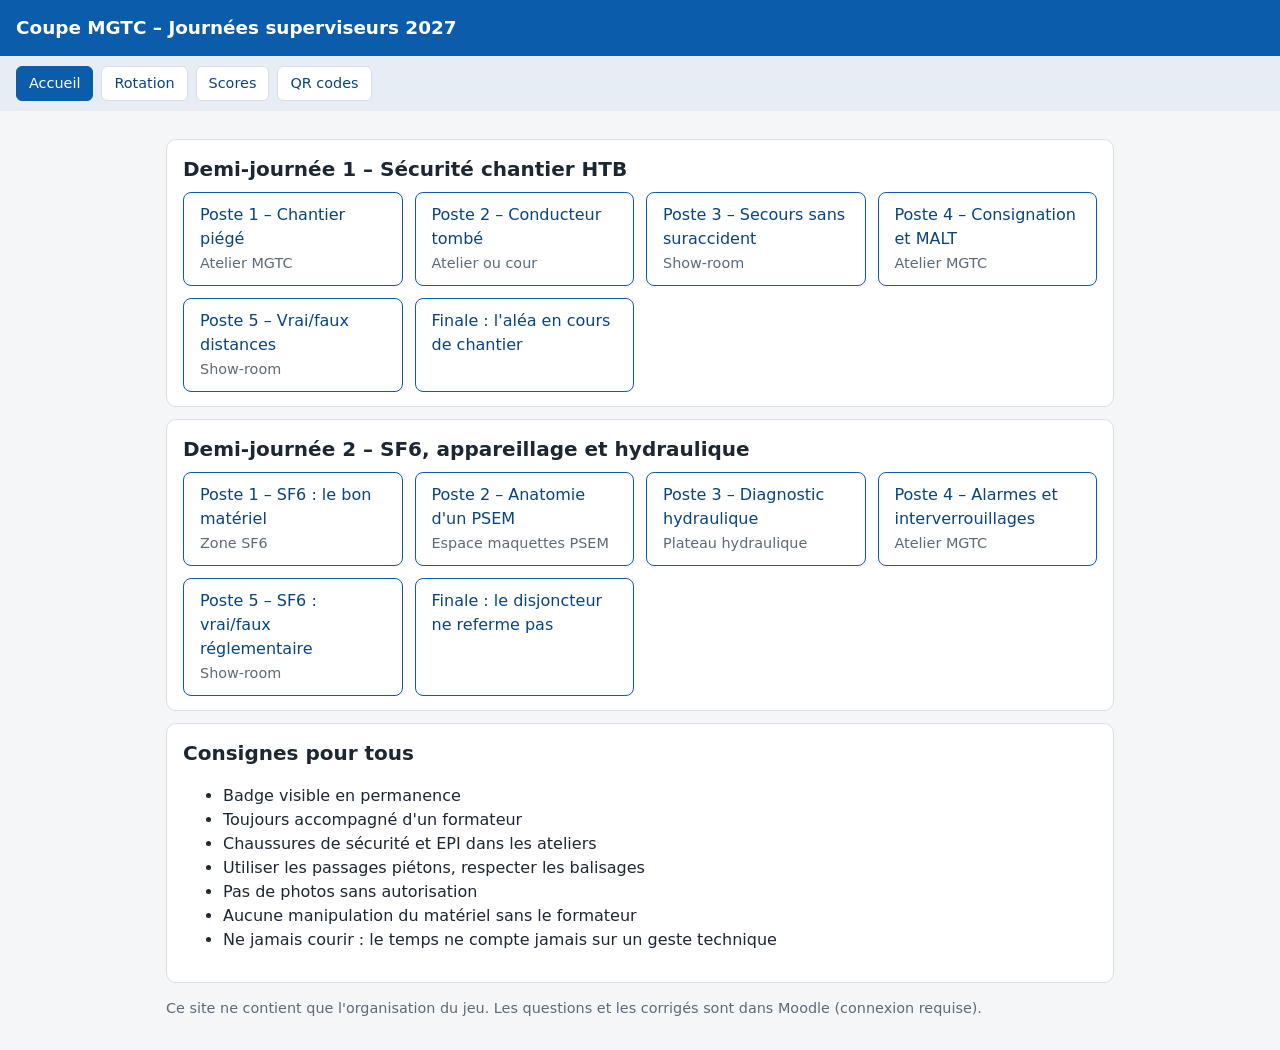
<file: index.html>
<!DOCTYPE html>
<html lang="fr">
<head>
<meta charset="utf-8">
<meta name="viewport" content="width=device-width, initial-scale=1">
<title>Coupe MGTC – Accueil</title>
<link rel="stylesheet" href="css/style.css">
</head>
<body>
<main>
  <div id="jours"></div>
  <div class="card">
    <h2 style="margin-top:0">Consignes pour tous</h2>
    <ul id="consignes"></ul>
  </div>
  <p class="muted">Ce site ne contient que l'organisation du jeu. Les questions et les corrigés sont dans Moodle (connexion requise).</p>
</main>
<script src="js/config.js"></script>
<script src="js/app.js"></script>
<script>
  APP.layout("index.html");
  const C = APP.C;
  document.getElementById("consignes").innerHTML = C.consignes.map(c => "<li>" + c + "</li>").join("");
  document.getElementById("jours").innerHTML = Object.keys(C.jours).map(j => {
    const J = C.jours[j];
    return '<div class="card"><h2 style="margin-top:0">' + J.titre + '</h2><div class="grid">' +
      J.postes.map(p => '<a class="btn sec" href="poste.html?j=' + j + '&p=' + p.id + '">Poste ' + p.id + ' – ' + p.nom + '<br><span class="muted">' + p.lieu + '</span></a>').join("") +
      '<a class="btn sec" href="poste.html?j=' + j + '&p=F">' + J.finale.nom + '</a></div></div>';
  }).join("");
</script>
</body>
</html>
</file>
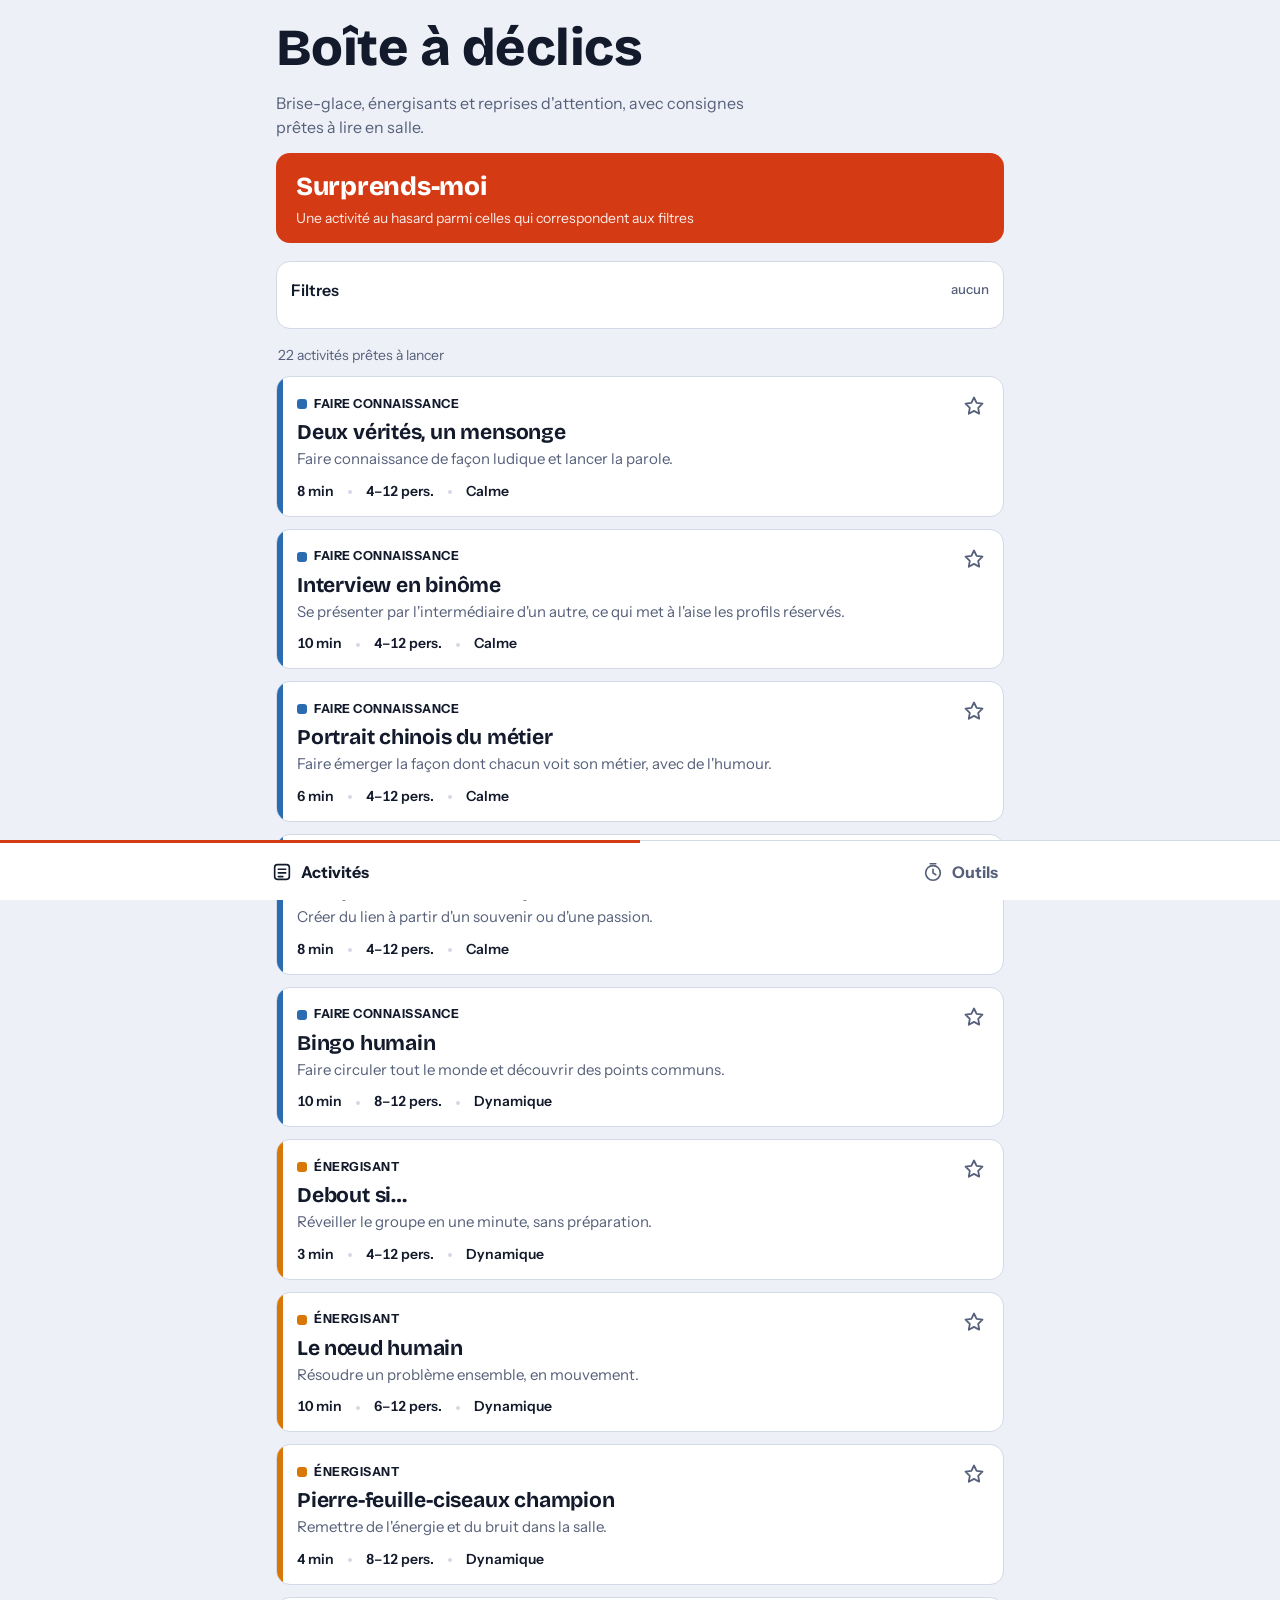
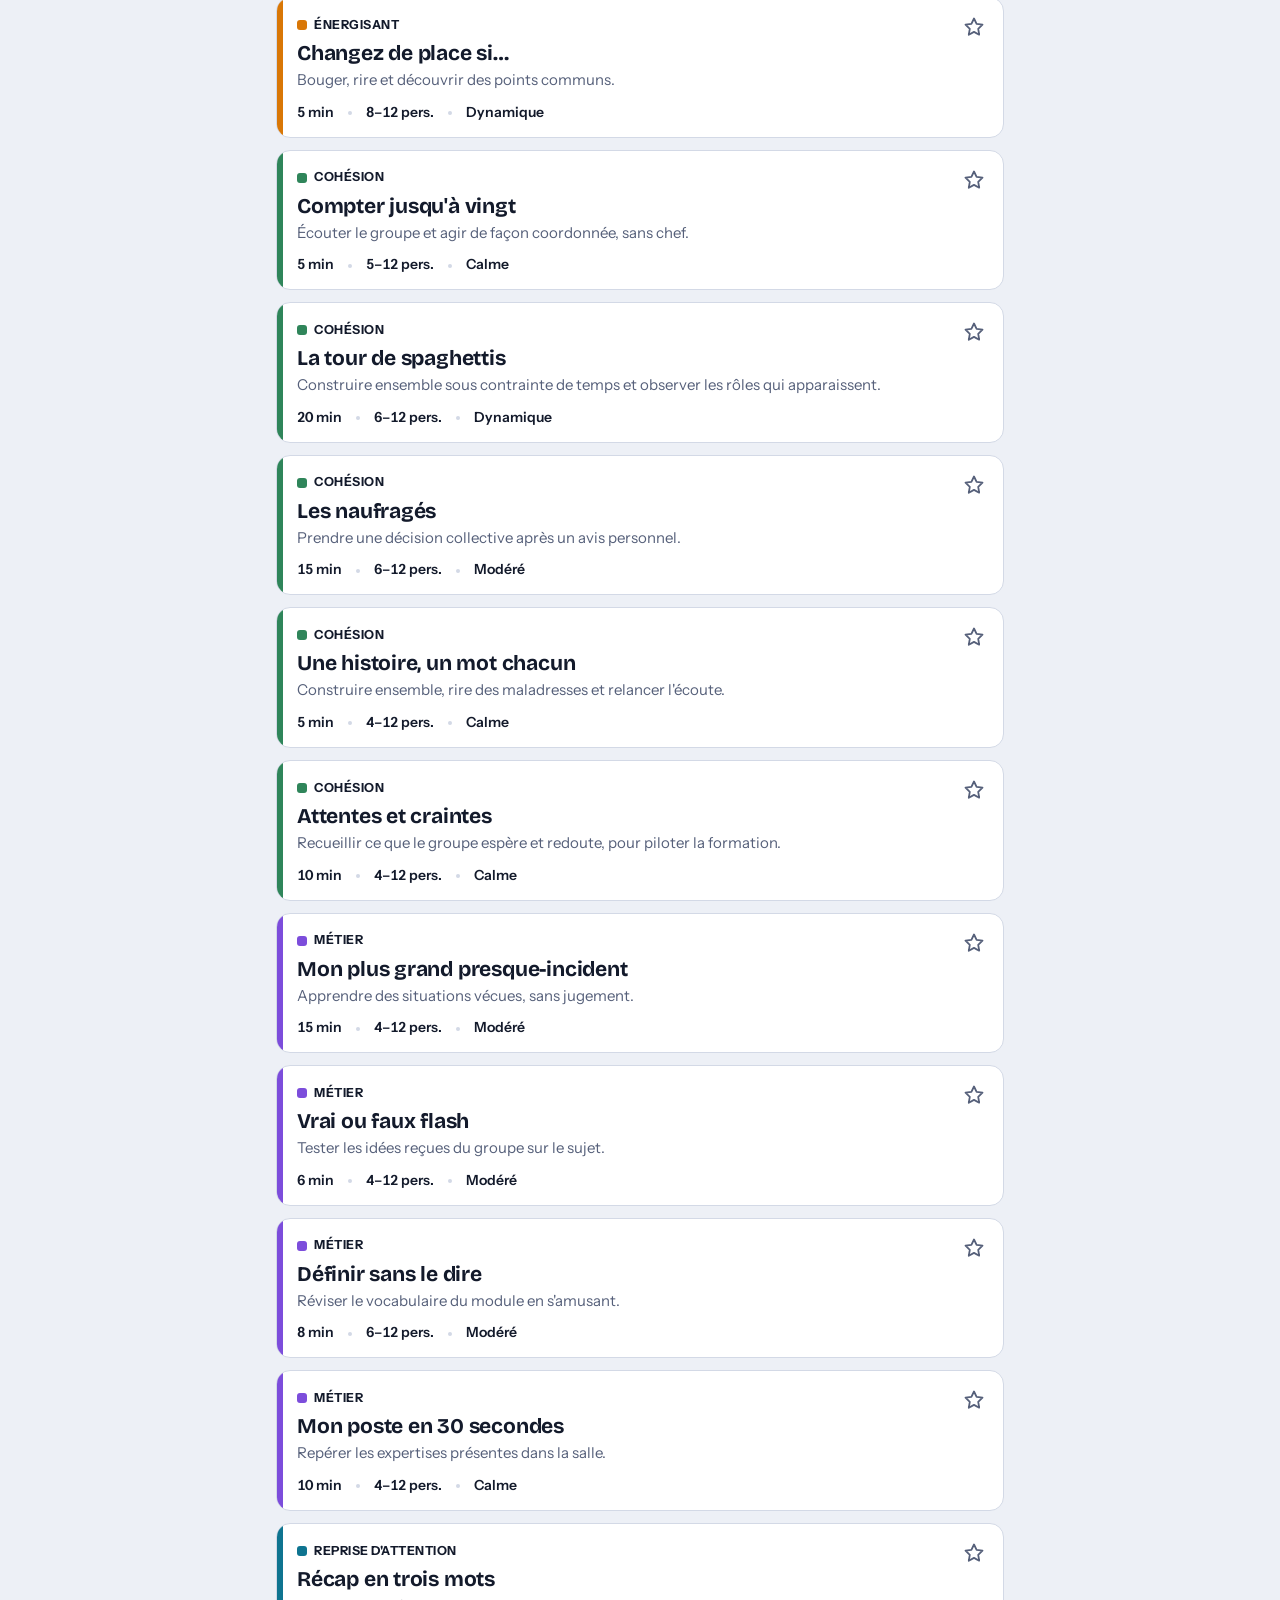
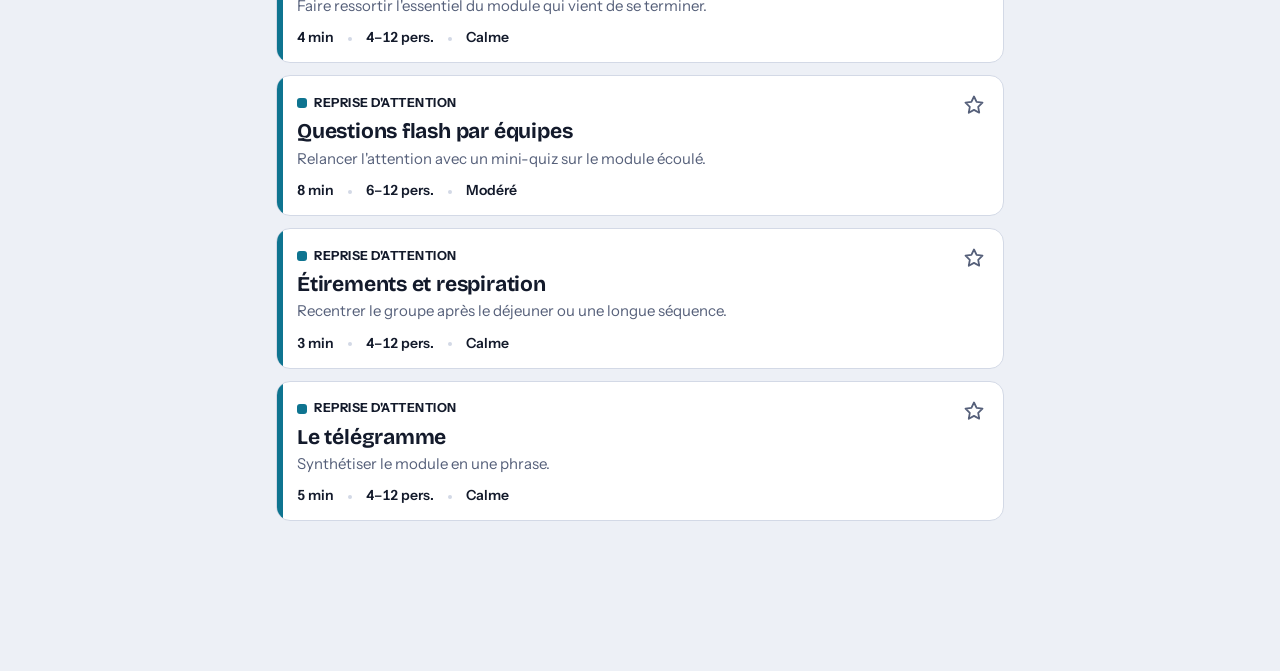
<file: declics/index.html>
<!DOCTYPE html>
<html lang="fr">
<head>
<meta charset="utf-8">
<meta name="viewport" content="width=device-width, initial-scale=1">
<title>Boîte à déclics</title>
<meta name="description" content="Brise-glace, énergisants et reprises d'attention, avec consignes prêtes à lire en salle de formation.">
<meta name="theme-color" content="#131A2B">
<link rel="manifest" href="manifest.webmanifest">
<link rel="icon" type="image/png" href="icons/icon-192.png">
<link rel="apple-touch-icon" href="icons/apple-touch-icon.png">
<meta name="apple-mobile-web-app-capable" content="yes">
<meta name="mobile-web-app-capable" content="yes">
<meta name="apple-mobile-web-app-title" content="Déclics">
<link rel="stylesheet" href="app.css">
</head>
<body>
<main id="app" class="wrap" aria-live="polite"></main>
<nav class="tabs" aria-label="Navigation principale">
  <a href="#activites" id="tab-liste">
    <svg viewBox="0 0 24 24" aria-hidden="true"><rect x="4" y="4" width="16" height="16" rx="3"/><path d="M8 9h8M8 13h8M8 17h5"/></svg>
    Activités
  </a>
  <a href="#outils" id="tab-outils">
    <svg viewBox="0 0 24 24" aria-hidden="true"><circle cx="12" cy="13" r="8"/><path d="M12 9v4l3 2M9 3h6"/></svg>
    Outils
  </a>
</nav>
<button class="mini" id="mini" type="button" hidden aria-label="Ouvrir le chronomètre"><span data-timer>05:00</span></button>
<div class="overlay" id="overlay" hidden role="dialog" aria-modal="true" aria-label="Mode projection"></div>
<div class="toast" id="toast" role="status" hidden></div>
<noscript><p style="padding:20px">Cette page a besoin de JavaScript pour fonctionner.</p></noscript>
<script src="app.js" defer></script>
</body>
</html>
</file>
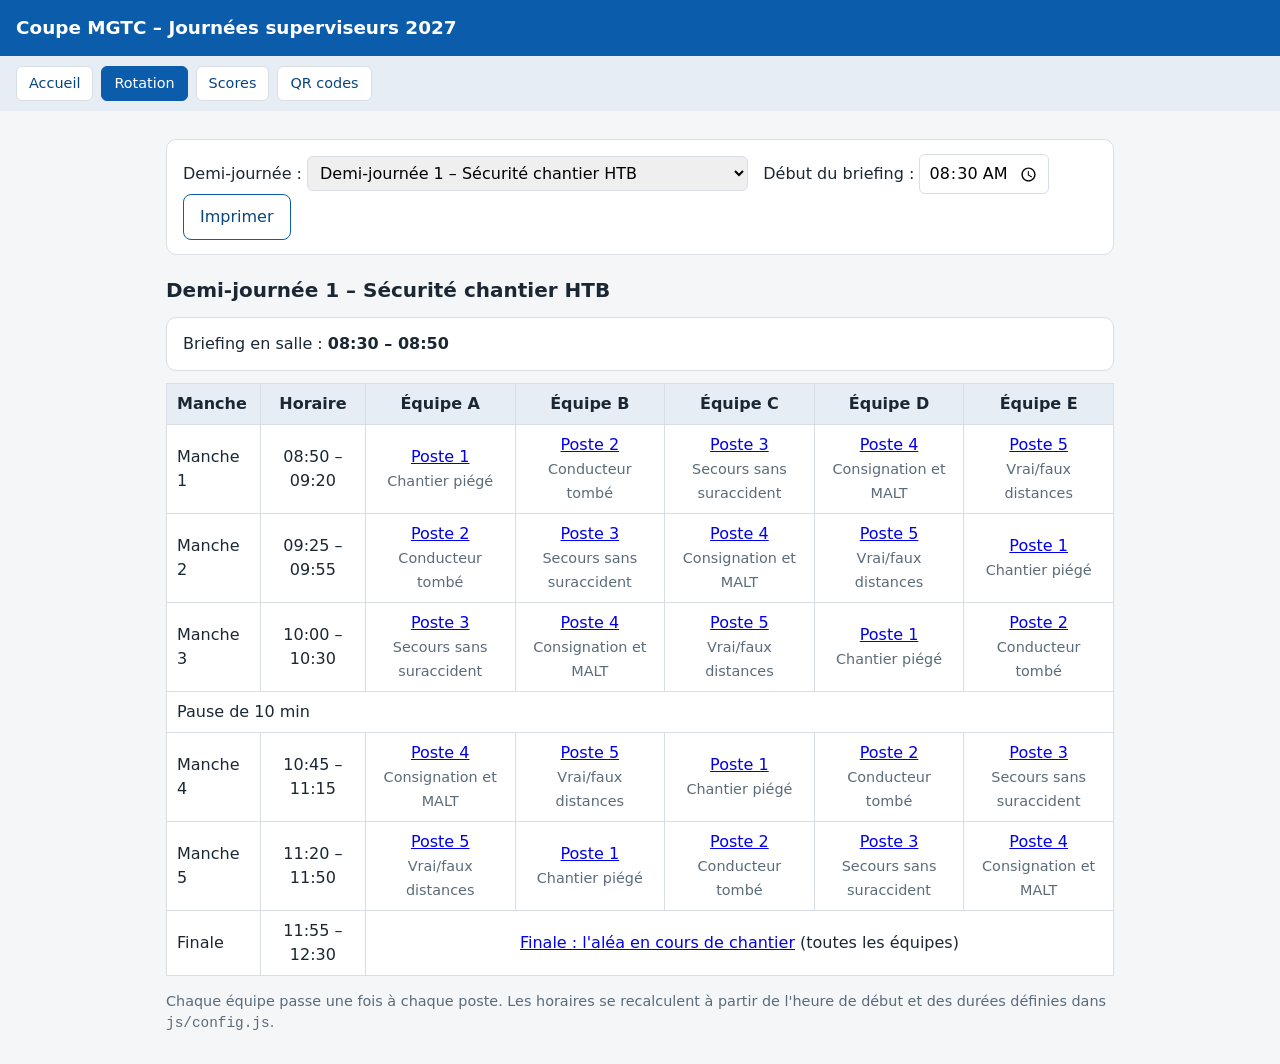
<file: planning.html>
<!DOCTYPE html>
<html lang="fr">
<head>
<meta charset="utf-8">
<meta name="viewport" content="width=device-width, initial-scale=1">
<title>Coupe MGTC – Rotation</title>
<link rel="stylesheet" href="css/style.css">
</head>
<body>
<main>
  <div class="card noprint">
    Demi-journée :
    <select id="jour"></select>
    &nbsp; Début du briefing : <input type="time" id="debut" value="08:30">
    &nbsp; <button class="sec" onclick="window.print()">Imprimer</button>
  </div>
  <div id="out"></div>
  <p class="muted">Chaque équipe passe une fois à chaque poste. Les horaires se recalculent à partir de l'heure de début et des durées définies dans <code>js/config.js</code>.</p>
</main>
<script src="js/config.js"></script>
<script src="js/app.js"></script>
<script>
  APP.layout("planning.html");
  const C = APP.C, $ = APP.$;
  $("#jour").innerHTML = Object.keys(C.jours).map(j => '<option value="' + j + '">' + C.jours[j].titre + '</option>').join("");
  $("#jour").value = APP.load("pl_jour", "1");
  $("#debut").value = APP.load("pl_debut", "08:30");

  function render() {
    const j = $("#jour").value, J = C.jours[j];
    const [h, m] = $("#debut").value.split(":").map(Number);
    APP.save("pl_jour", j); APP.save("pl_debut", $("#debut").value);
    const s = APP.schedule(h * 60 + m), n = J.postes.length;
    let html = '<h2>' + J.titre + '</h2>' +
      '<div class="card">Briefing en salle : <b>' + APP.fmt(h * 60 + m) + ' – ' + APP.fmt(s.briefingFin) + '</b></div>' +
      '<table><tr><th class="l">Manche</th><th>Horaire</th>' + C.equipes.map(e => '<th>Équipe ' + e + '</th>').join("") + '</tr>';
    s.rounds.forEach(r => {
      html += '<tr><td class="l">Manche ' + (r.r + 1) + '</td><td>' + APP.fmt(r.debut) + ' – ' + APP.fmt(r.fin) + '</td>' +
        C.equipes.map((e, i) => {
          const p = J.postes[APP.posteDe(i, r.r, n)];
          return '<td><a href="poste.html?j=' + j + '&p=' + p.id + '">Poste ' + p.id + '</a><br><span class="muted">' + p.nom + '</span></td>';
        }).join("") + '</tr>';
      if (r.pauseApres) html += '<tr><td class="l" colspan="' + (2 + C.equipes.length) + '">Pause de ' + C.pause + ' min</td></tr>';
    });
    html += '<tr><td class="l">Finale</td><td>' + APP.fmt(s.finale.debut) + ' – ' + APP.fmt(s.finale.fin) + '</td><td colspan="' + C.equipes.length + '"><a href="poste.html?j=' + j + '&p=F">' + J.finale.nom + '</a> (toutes les équipes)</td></tr></table>';
    $("#out").innerHTML = html;
  }
  $("#jour").onchange = render; $("#debut").onchange = render; render();
</script>
</body>
</html>
</file>
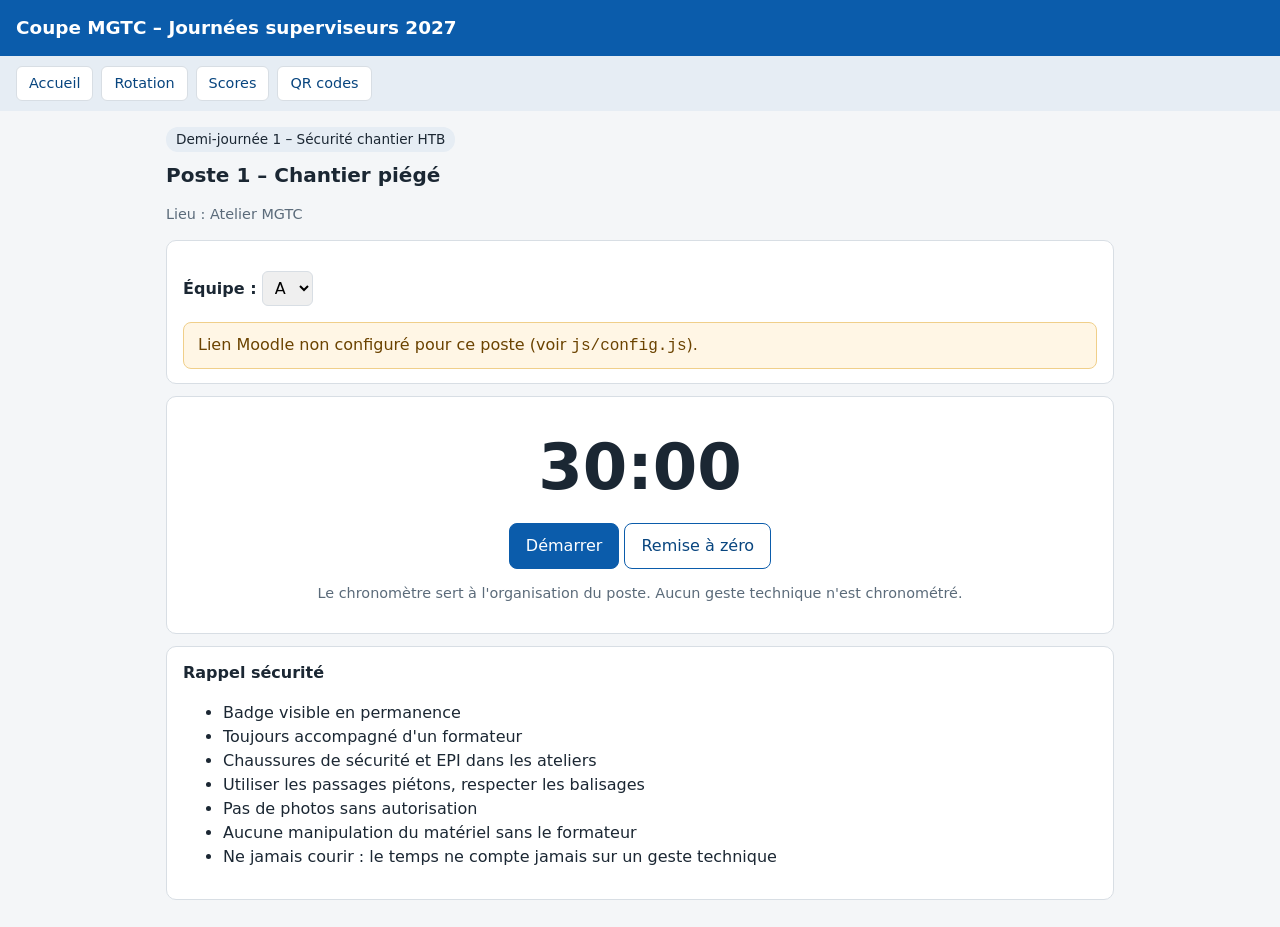
<file: poste.html>
<!DOCTYPE html>
<html lang="fr">
<head>
<meta charset="utf-8">
<meta name="viewport" content="width=device-width, initial-scale=1">
<title>Coupe MGTC – Poste</title>
<link rel="stylesheet" href="css/style.css">
</head>
<body>
<main id="m"></main>
<script src="js/config.js"></script>
<script src="js/app.js"></script>
<script>
  APP.layout("");
  const C = APP.C, $ = APP.$;
  const q = new URLSearchParams(location.search);
  const j = q.get("j") || "1", p = q.get("p") || "1";
  const J = C.jours[j];
  const poste = p === "F" ? J && Object.assign({ id: "F", lieu: "Show-room ou atelier (toutes les équipes)" }, J.finale)
                         : J && J.postes.find(x => String(x.id) === p);
  const m = $("#m");
  if (!poste) { m.innerHTML = '<div class="alert">Poste introuvable.</div>'; }
  else {
    const url = APP.moodleUrl(poste.moodle);
    const duree = (p === "F" ? C.dureeFinale : C.dureePoste) * 60;
    m.innerHTML =
      '<span class="tag">' + J.titre + '</span>' +
      '<h2 style="margin-top:8px">' + (p === "F" ? "" : "Poste " + poste.id + " – ") + poste.nom + '</h2>' +
      '<p class="muted">Lieu : ' + poste.lieu + '</p>' +
      '<div class="card"><p><b>Équipe :</b> <select id="eq">' + C.equipes.map(e => '<option>' + e + '</option>').join("") + '</select></p>' +
      (url ? '<a class="btn" href="' + url + '">Ouvrir l\'activité dans Moodle</a>'
           : '<div class="alert">Lien Moodle non configuré pour ce poste (voir <code>js/config.js</code>).</div>') + '</div>' +
      '<div class="card"><div class="timer" id="t"></div><div style="text-align:center">' +
        '<button id="go">Démarrer</button> <button class="sec" id="rz">Remise à zéro</button></div>' +
        '<p class="muted" style="text-align:center">Le chronomètre sert à l\'organisation du poste. Aucun geste technique n\'est chronométré.</p></div>' +
      '<div class="card"><b>Rappel sécurité</b><ul>' + C.consignes.map(c => '<li>' + c + '</li>').join("") + '</ul></div>';

    $("#eq").value = APP.load("equipe", "A"); $("#eq").onchange = () => APP.save("equipe", $("#eq").value);
    let reste = duree, iv = null;
    const aff = () => { const t = $("#t"); t.textContent = String(Math.floor(Math.abs(reste) / 60)).padStart(2, "0") + ":" + String(Math.abs(reste) % 60).padStart(2, "0"); t.className = "timer" + (reste <= 0 ? " end" : ""); };
    function bip() { try { const a = new (window.AudioContext || window.webkitAudioContext)(), o = a.createOscillator(); o.connect(a.destination); o.frequency.value = 880; o.start(); o.stop(a.currentTime + 0.6); } catch (e) {} }
    $("#go").onclick = () => {
      if (iv) { clearInterval(iv); iv = null; $("#go").textContent = "Reprendre"; return; }
      $("#go").textContent = "Pause";
      iv = setInterval(() => { reste--; if (reste === 0) bip(); aff(); }, 1000);
    };
    $("#rz").onclick = () => { clearInterval(iv); iv = null; reste = duree; $("#go").textContent = "Démarrer"; aff(); };
    aff();
  }
</script>
</body>
</html>
</file>
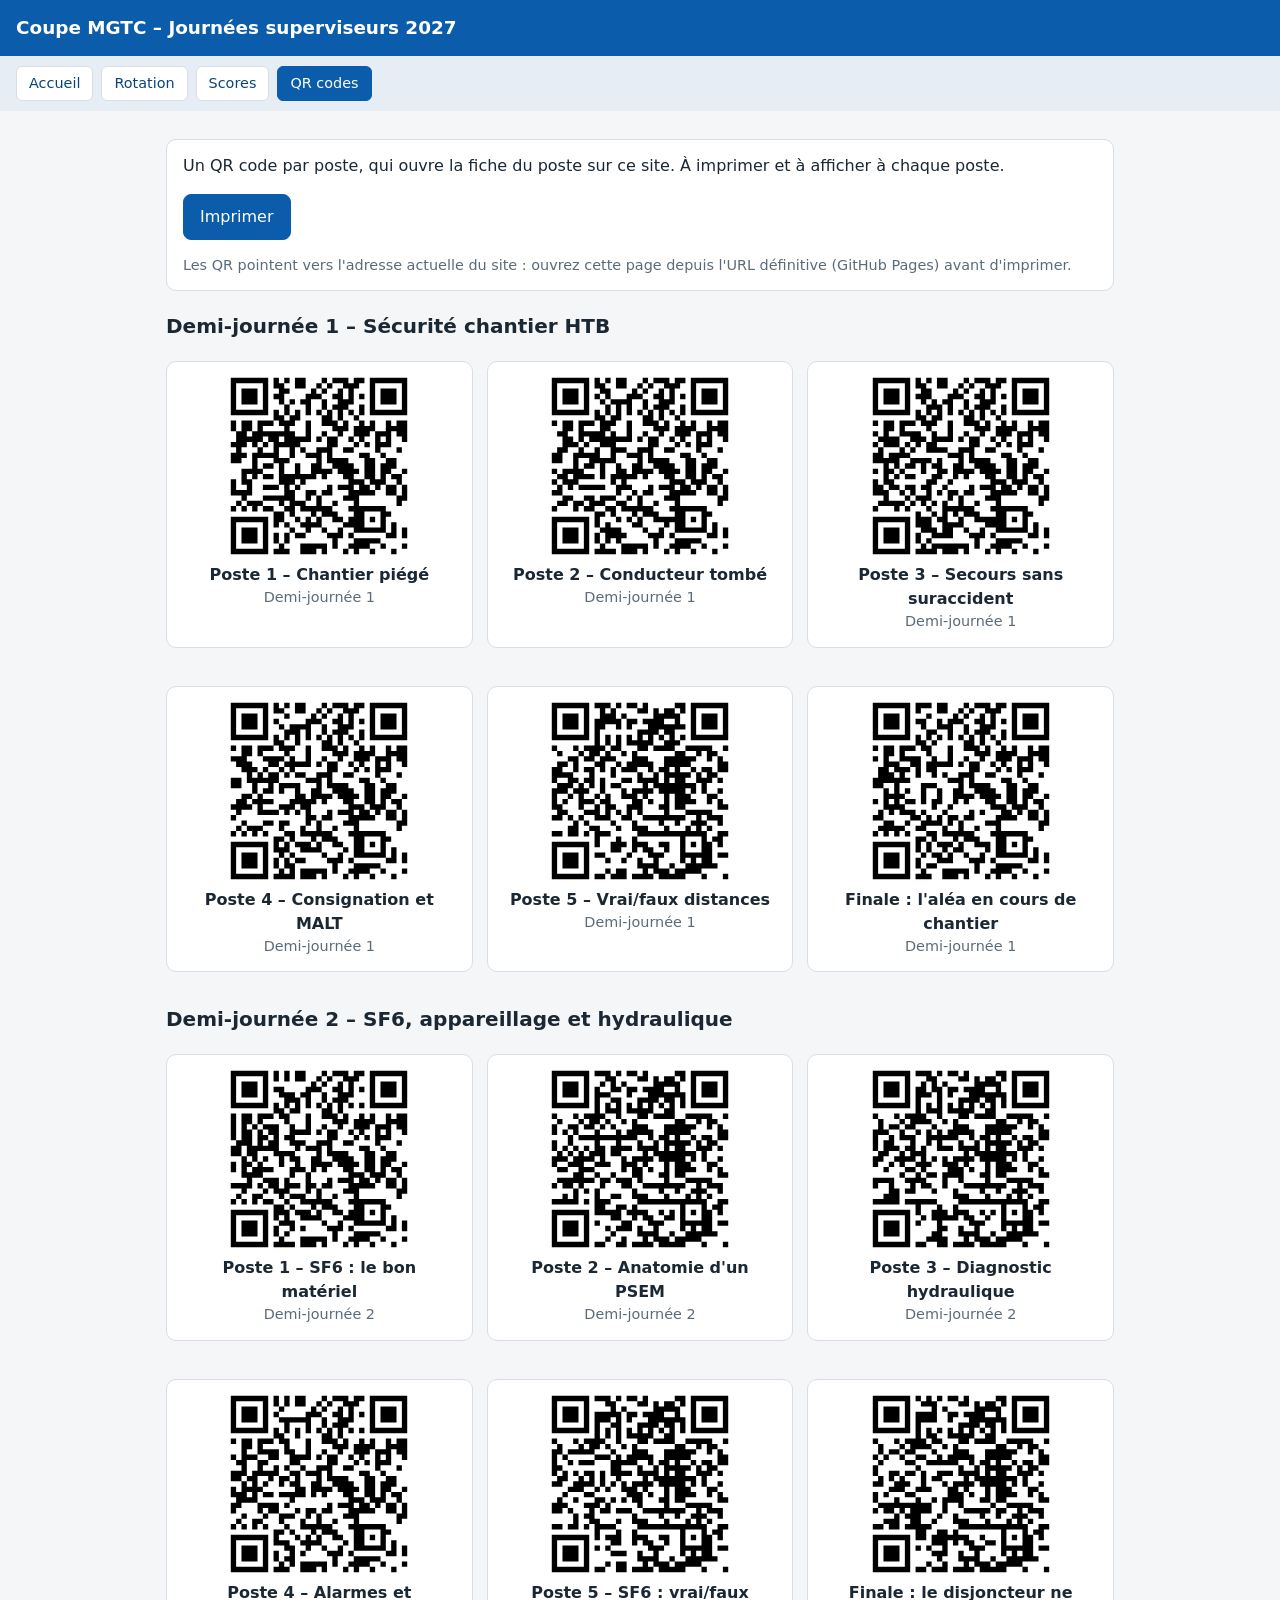
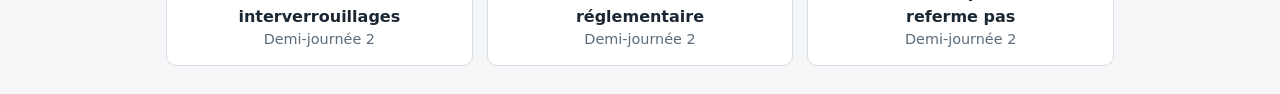
<file: qr.html>
<!DOCTYPE html>
<html lang="fr">
<head>
<meta charset="utf-8">
<meta name="viewport" content="width=device-width, initial-scale=1">
<title>Coupe MGTC – QR codes</title>
<link rel="stylesheet" href="css/style.css">
</head>
<body>
<main>
  <div class="card noprint">
    <p style="margin-top:0">Un QR code par poste, qui ouvre la fiche du poste sur ce site. À imprimer et à afficher à chaque poste.</p>
    <button onclick="window.print()">Imprimer</button>
    <p class="muted" style="margin-bottom:0">Les QR pointent vers l'adresse actuelle du site : ouvrez cette page depuis l'URL définitive (GitHub Pages) avant d'imprimer.</p>
  </div>
  <div id="out"></div>
</main>
<script src="vendor/qrcode.js"></script>
<script src="js/config.js"></script>
<script src="js/app.js"></script>
<script>
  APP.layout("qr.html");
  const C = APP.C;
  const base = location.href.replace(/[^\/]*(\?.*)?(#.*)?$/, "");
  function qr(text) { const q = qrcode(0, "M"); q.addData(text); q.make(); return q.createSvgTag({ cellSize: 6, margin: 2, scalable: true }); }
  let html = "";
  Object.keys(C.jours).forEach(j => {
    const J = C.jours[j];
    html += '<h2>' + J.titre + '</h2><div class="qrgrid">';
    J.postes.concat([{ id: "F", nom: J.finale.nom, lieu: "" }]).forEach(p => {
      const u = base + "poste.html?j=" + j + "&p=" + p.id;
      html += '<div class="card qrcard">' + qr(u) + '<div><b>' + (p.id === "F" ? "" : "Poste " + p.id + " – ") + p.nom + '</b></div><div class="muted">Demi-journée ' + j + '</div></div>';
    });
    html += '</div>';
  });
  document.getElementById("out").innerHTML = html;
</script>
</body>
</html>
</file>
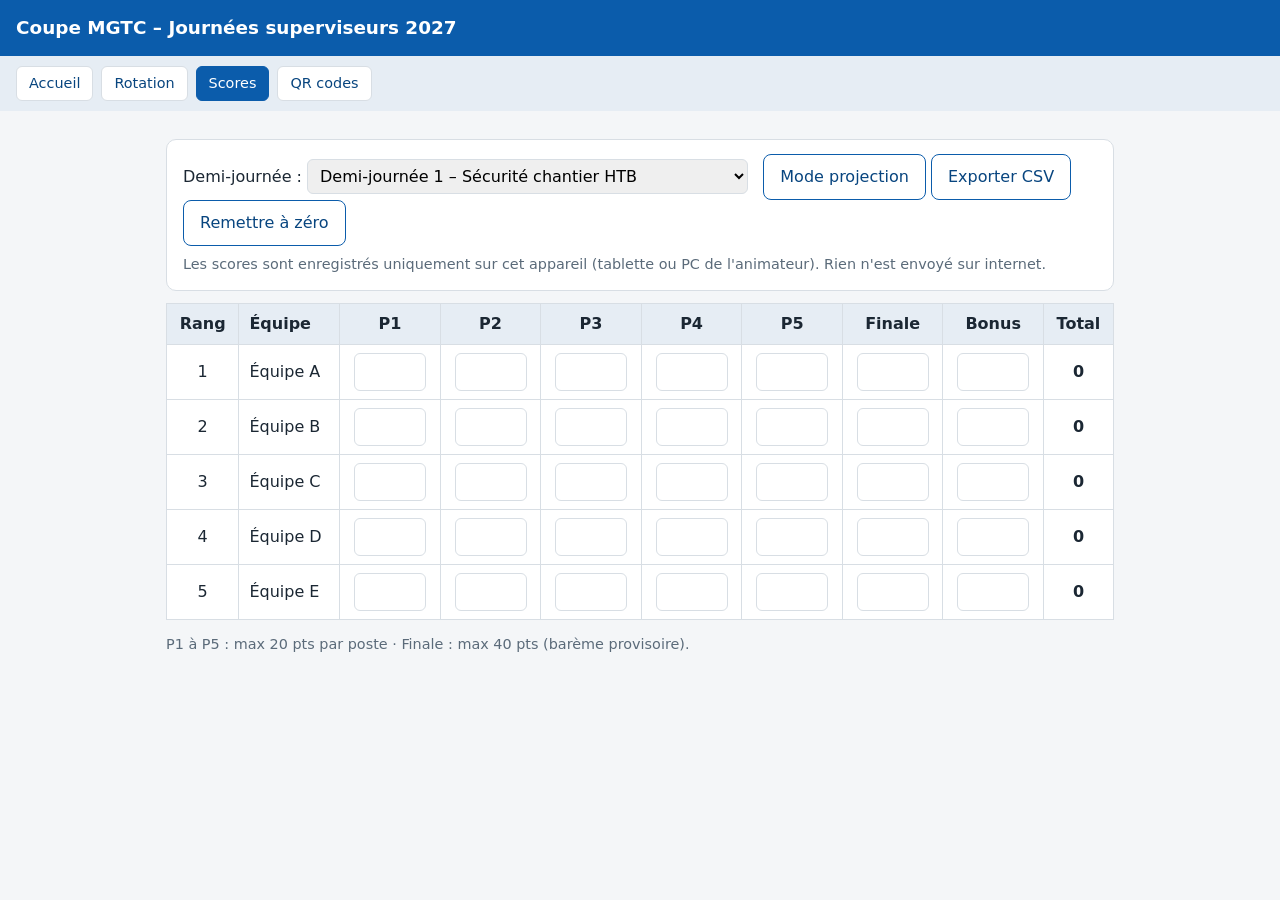
<file: scores.html>
<!DOCTYPE html>
<html lang="fr">
<head>
<meta charset="utf-8">
<meta name="viewport" content="width=device-width, initial-scale=1">
<title>Coupe MGTC – Scores</title>
<link rel="stylesheet" href="css/style.css">
</head>
<body>
<main>
  <div class="card noproj">
    Demi-journée : <select id="jour"></select>
    &nbsp; <button class="sec" id="proj">Mode projection</button>
    <button class="sec" id="csv">Exporter CSV</button>
    <button class="sec" id="raz">Remettre à zéro</button>
    <p class="muted" style="margin:8px 0 0">Les scores sont enregistrés uniquement sur cet appareil (tablette ou PC de l'animateur). Rien n'est envoyé sur internet.</p>
  </div>
  <div id="out"></div>
</main>
<script src="js/config.js"></script>
<script src="js/app.js"></script>
<script>
  APP.layout("scores.html");
  const C = APP.C, $ = APP.$;
  $("#jour").innerHTML = Object.keys(C.jours).map(j => '<option value="' + j + '">' + C.jours[j].titre + '</option>').join("");
  $("#jour").value = APP.load("sc_jour", "1");
  const key = () => "scores_j" + $("#jour").value;

  function totals(S, J) {
    return C.equipes.map(e => {
      const s = S[e] || {};
      let t = 0; Object.keys(s).forEach(k => t += Number(s[k]) || 0);
      return t;
    });
  }

  function render() {
    const j = $("#jour").value, J = C.jours[j], S = APP.load(key(), {});
    APP.save("sc_jour", j);
    const cols = J.postes.map(p => ({ k: "p" + p.id, t: "P" + p.id, max: C.pointsMaxPoste }))
      .concat([{ k: "F", t: "Finale", max: C.pointsMaxFinale }, { k: "B", t: "Bonus", max: 99 }]);
    const tot = totals(S, J);
    const ordre = tot.map((t, i) => [t, i]).sort((a, b) => b[0] - a[0]);
    const rang = {}; ordre.forEach((o, r) => rang[o[1]] = r + 1);

    let html = '<table><tr><th>Rang</th><th class="l">Équipe</th>' + cols.map(c => '<th title="' + c.t + '">' + c.t + '</th>').join("") + '<th>Total</th></tr>';
    C.equipes.forEach((e, i) => {
      html += '<tr class="' + (rang[i] === 1 && tot[i] > 0 ? "rank1" : "") + '"><td>' + rang[i] + '</td><td class="l">Équipe ' + e + '</td>' +
        cols.map(c => '<td><input type="number" min="0" max="' + c.max + '" data-e="' + e + '" data-k="' + c.k + '" value="' + ((S[e] || {})[c.k] ?? "") + '"></td>').join("") +
        '<td><b>' + tot[i] + '</b></td></tr>';
    });
    html += '</table><p class="muted">P1 à P5 : max ' + C.pointsMaxPoste + ' pts par poste · Finale : max ' + C.pointsMaxFinale + ' pts (barème provisoire).</p>';
    $("#out").innerHTML = html;
    document.querySelectorAll("#out input").forEach(inp => inp.onchange = () => {
      const S2 = APP.load(key(), {});
      const e = inp.dataset.e, k = inp.dataset.k;
      S2[e] = S2[e] || {};
      if (inp.value === "") delete S2[e][k]; else S2[e][k] = Math.max(0, Math.min(Number(inp.max), Number(inp.value)));
      APP.save(key(), S2); render();
    });
  }

  $("#jour").onchange = render;
  $("#proj").onclick = () => document.body.classList.toggle("proj");
  $("#raz").onclick = () => { if (confirm("Effacer tous les scores de cette demi-journée ?")) { localStorage.removeItem(key()); render(); } };
  $("#csv").onclick = () => {
    const S = APP.load(key(), {}), J = C.jours[$("#jour").value];
    const ks = J.postes.map(p => "p" + p.id).concat(["F", "B"]);
    let out = "Equipe;" + ks.join(";") + ";Total\n";
    C.equipes.forEach(e => { const s = S[e] || {}; let t = 0; ks.forEach(k => t += Number(s[k]) || 0); out += e + ";" + ks.map(k => s[k] ?? "").join(";") + ";" + t + "\n"; });
    const a = document.createElement("a");
    a.href = URL.createObjectURL(new Blob(["﻿" + out], { type: "text/csv" }));
    a.download = "scores_demi-journee_" + $("#jour").value + ".csv"; a.click();
  };
  render();
</script>
</body>
</html>
</file>
<file: css/style.css>
:root {
  --bg: #f4f6f8; --card: #fff; --ink: #1b2733; --muted: #5b6b7a;
  --brand: #0b5cab; --brand-dark: #08457f; --ok: #1a7f4b; --warn: #b36b00; --line: #d8dee4;
}
* { box-sizing: border-box; }
body { margin: 0; font: 16px/1.5 system-ui, -apple-system, "Segoe UI", Roboto, sans-serif; background: var(--bg); color: var(--ink); }
header { background: var(--brand); color: #fff; padding: 14px 16px; }
header h1 { margin: 0; font-size: 1.15rem; }
header a { color: #fff; text-decoration: none; opacity: .85; font-size: .9rem; }
nav { display: flex; flex-wrap: wrap; gap: 8px; padding: 10px 16px; background: #e6edf4; }
nav a { color: var(--brand-dark); text-decoration: none; padding: 6px 12px; border-radius: 6px; background: #fff; border: 1px solid var(--line); font-size: .9rem; }
nav a.on { background: var(--brand); color: #fff; border-color: var(--brand); }
main { max-width: 980px; margin: 0 auto; padding: 16px; }
h2 { font-size: 1.25rem; margin: 20px 0 8px; }
.card { background: var(--card); border: 1px solid var(--line); border-radius: 10px; padding: 14px 16px; margin: 12px 0; }
.grid { display: grid; gap: 12px; grid-template-columns: repeat(auto-fit, minmax(210px, 1fr)); }
button, .btn { font: inherit; padding: 10px 16px; border-radius: 8px; border: 1px solid var(--brand); background: var(--brand); color: #fff; cursor: pointer; text-decoration: none; display: inline-block; }
button.sec, .btn.sec { background: #fff; color: var(--brand-dark); }
button:disabled, .btn.off { opacity: .45; pointer-events: none; }
table { border-collapse: collapse; width: 100%; background: #fff; }
th, td { border: 1px solid var(--line); padding: 8px 10px; text-align: center; }
th { background: #e6edf4; }
td.l, th.l { text-align: left; }
input, select { font: inherit; padding: 6px 8px; border: 1px solid var(--line); border-radius: 6px; }
input[type=number] { width: 4.5em; text-align: center; }
.muted { color: var(--muted); font-size: .9rem; }
.alert { background: #fff6e5; border: 1px solid #f0cf8a; border-radius: 8px; padding: 10px 14px; color: #6b4300; }
.timer { font-size: 4rem; font-weight: 700; text-align: center; font-variant-numeric: tabular-nums; margin: 8px 0; }
.timer.end { color: #c0392b; }
.tag { display: inline-block; background: #e6edf4; border-radius: 12px; padding: 2px 10px; font-size: .85rem; margin-right: 6px; }
.rank1 td { background: #fff4c2; font-weight: 700; }
body.proj main { max-width: none; } body.proj { font-size: 22px; } body.proj .noproj { display: none; }
.qrgrid { display: grid; grid-template-columns: repeat(auto-fill, minmax(240px, 1fr)); gap: 14px; }
.qrcard { text-align: center; page-break-inside: avoid; }
.qrcard svg, .qrcard img { width: 180px; height: 180px; }
@media print { header, nav, .noprint { display: none !important; } body { background: #fff; } .card { border-color: #999; } }
</file>
<file: declics/app.css>
/* Polices embarquées (latin, accents français inclus) pour un fonctionnement hors-ligne */
@font-face{font-family:"Bricolage Grotesque";font-style:normal;font-weight:200 800;font-display:swap;src:url("fonts/bricolage-grotesque.woff2") format("woff2")}
@font-face{font-family:"Instrument Sans";font-style:normal;font-weight:400 700;font-display:swap;src:url("fonts/instrument-sans.woff2") format("woff2")}
@font-face{font-family:"DM Mono";font-style:normal;font-weight:500;font-display:swap;src:url("fonts/dm-mono-500.woff2") format("woff2")}

:root{
  /* Direction : fiche cartonnée de régie. Encre bleu nuit, vermillon réservé à l'action, un liseré de couleur par famille d'activité. Mise en page : une colonne de poche, barre d'onglets en bas. */
  --bg:#EDF0F6;
  --surface:#FFFFFF;
  --surface-2:#F4F6FB;
  --ink:#131A2B;
  --muted:#56607A;
  --line:#D3D9E6;
  --accent:#D43A14;
  --accent-ink:#FFFFFF;
  --accent-soft:#FCE4DC;
  --focus:#1F4FD6;
  --c-connaissance:#2B6CB0;
  --c-energie:#D97706;
  --c-cohesion:#2F855A;
  --c-metier:#7C4DDB;
  --c-attention:#0E7490;
  --font-display:"Bricolage Grotesque",system-ui,-apple-system,"Segoe UI",sans-serif;
  --font-body:"Instrument Sans",system-ui,-apple-system,"Segoe UI",sans-serif;
  --font-mono:"DM Mono",ui-monospace,Menlo,Consolas,monospace;
  --radius:14px;
  color-scheme:light;
}
@media (prefers-color-scheme:dark){
  :root:not([data-theme="light"]){
    --bg:#0D1322; --surface:#161F34; --surface-2:#1C2742; --ink:#EDF0F8; --muted:#A5B0CA; --line:#2B3858;
    --accent:#FF6F4A; --accent-ink:#1E0B05; --accent-soft:#3B1F18; --focus:#8FB0FF;
    --c-connaissance:#6BA7E8; --c-energie:#F2A33A; --c-cohesion:#5CC38A; --c-metier:#A98BF0; --c-attention:#4CC2DA;
    color-scheme:dark;
  }
}
:root[data-theme="dark"]{
  --bg:#0D1322; --surface:#161F34; --surface-2:#1C2742; --ink:#EDF0F8; --muted:#A5B0CA; --line:#2B3858;
  --accent:#FF6F4A; --accent-ink:#1E0B05; --accent-soft:#3B1F18; --focus:#8FB0FF;
  --c-connaissance:#6BA7E8; --c-energie:#F2A33A; --c-cohesion:#5CC38A; --c-metier:#A98BF0; --c-attention:#4CC2DA;
  color-scheme:dark;
}

*{box-sizing:border-box}
[hidden]{display:none !important}
html{-webkit-text-size-adjust:100%}
body{margin:0;background:var(--bg);color:var(--ink);font-family:var(--font-body);font-size:16px;line-height:1.5;-webkit-font-smoothing:antialiased}
body.noscroll{overflow:hidden}
h1,h2,h3{font-family:var(--font-display);margin:0;text-wrap:balance;line-height:1.1;letter-spacing:-0.01em}
p{margin:0}
a{color:inherit}
button,input,textarea,select{font:inherit;color:inherit}
:focus-visible{outline:3px solid var(--focus);outline-offset:2px;border-radius:6px}
.wrap{max-width:760px;margin:0 auto;padding:20px 16px 150px}

/* Boutons */
.btn{display:inline-flex;align-items:center;justify-content:center;gap:8px;min-height:46px;padding:0 18px;border-radius:12px;border:1.5px solid var(--line);background:var(--surface);font-weight:600;cursor:pointer;text-decoration:none;transition:transform .08s ease,border-color .15s}
.btn:hover{border-color:var(--muted)}
.btn:active{transform:translateY(1px)}
.btn.primary{background:var(--accent);border-color:var(--accent);color:var(--accent-ink)}
.btn.primary:hover{filter:brightness(1.06)}
.btn.block{width:100%}
.btn.small{min-height:38px;padding:0 14px;font-size:14px}
.btn[aria-pressed="true"]{border-color:var(--accent);background:var(--accent-soft)}

/* Accueil */
.hero{display:flex;flex-direction:column;gap:14px;margin-bottom:18px}
.hero h1{font-size:clamp(34px,9vw,52px);font-weight:800}
.hero p.sub{color:var(--muted);max-width:46ch}
.surprise{display:flex;flex-direction:column;align-items:flex-start;gap:2px;width:100%;min-height:76px;padding:14px 20px;border-radius:var(--radius);border:0;background:var(--accent);color:var(--accent-ink);cursor:pointer;text-align:left}
.surprise b{font-family:var(--font-display);font-size:26px;font-weight:800;letter-spacing:-0.01em}
.surprise span{font-size:14px;opacity:.9}
.surprise:active{transform:translateY(1px)}

/* Filtres */
.filters{background:var(--surface);border:1px solid var(--line);border-radius:var(--radius);padding:4px 14px 14px;margin-bottom:16px}
.filters summary{cursor:pointer;font-weight:600;padding:12px 0;list-style:none;display:flex;justify-content:space-between;align-items:center}
.filters summary::-webkit-details-marker{display:none}
.filters summary small{color:var(--muted);font-weight:500}
.f-row{display:flex;flex-direction:column;gap:6px;margin-top:10px}
.f-row>label,.f-row>span.lbl{font-size:13px;font-weight:600;color:var(--muted)}
.chips{display:flex;flex-wrap:wrap;gap:8px}
.chip{display:inline-flex;align-items:center;gap:7px;min-height:38px;padding:0 13px;border-radius:999px;border:1.5px solid var(--line);background:var(--surface-2);font-size:14px;font-weight:500;cursor:pointer}
.chip i{width:9px;height:9px;border-radius:50%;background:var(--dot,var(--muted))}
.chip[aria-pressed="true"]{border-color:var(--ink);background:var(--ink);color:var(--bg)}
.num{width:100px;min-height:42px;padding:0 12px;border-radius:10px;border:1.5px solid var(--line);background:var(--surface-2)}
.f-foot{display:flex;gap:10px;align-items:center;justify-content:space-between;margin-top:14px}
.link-btn{background:none;border:0;padding:6px 0;color:var(--muted);text-decoration:underline;cursor:pointer;font-size:14px}

/* Liste */
.count{font-size:14px;color:var(--muted);margin:0 2px 10px}
.list{display:flex;flex-direction:column;gap:12px}
.card{position:relative;background:var(--surface);border:1px solid var(--line);border-radius:var(--radius);overflow:hidden}
.card::before,.d-head::before{content:"";position:absolute;left:0;top:0;bottom:0;width:6px;background:var(--cat,var(--muted))}
.card-link{display:block;padding:14px 56px 14px 20px;text-decoration:none}
.card-link:hover h3{text-decoration:underline;text-decoration-thickness:2px;text-underline-offset:3px}
.card h3{font-size:21px;font-weight:700;margin:6px 0 4px}
.card .obj{color:var(--muted);font-size:15px}
.tag{display:inline-flex;align-items:center;gap:7px;font-size:12.5px;font-weight:700;text-transform:uppercase;letter-spacing:.04em}
.tag i{width:10px;height:10px;border-radius:3px;background:var(--cat,var(--muted))}
.done-note{margin-left:10px;font-size:12.5px;font-weight:500;color:var(--muted);text-transform:none;letter-spacing:0}
.meta{display:flex;flex-wrap:wrap;gap:6px 14px;margin-top:10px;font-size:14px;font-weight:600;font-variant-numeric:tabular-nums}
.meta span+span::before{content:"";display:inline-block;width:4px;height:4px;border-radius:50%;background:var(--line);margin-right:14px;vertical-align:middle}
.fav{position:absolute;right:6px;top:6px;width:46px;height:46px;border:0;background:none;border-radius:50%;cursor:pointer;display:grid;place-items:center;color:var(--muted)}
.fav svg{width:24px;height:24px;fill:none;stroke:currentColor;stroke-width:1.8;stroke-linejoin:round}
.fav[aria-pressed="true"]{color:var(--accent)}
.fav[aria-pressed="true"] svg{fill:currentColor}
.empty{padding:28px 16px;text-align:center;color:var(--muted);background:var(--surface);border:1px dashed var(--line);border-radius:var(--radius)}

[data-cat="connaissance"]{--cat:var(--c-connaissance)}
[data-cat="energie"]{--cat:var(--c-energie)}
[data-cat="cohesion"]{--cat:var(--c-cohesion)}
[data-cat="metier"]{--cat:var(--c-metier)}
[data-cat="attention"]{--cat:var(--c-attention)}

/* Détail */
.back{display:inline-flex;align-items:center;min-height:40px;font-weight:600;color:var(--muted);text-decoration:none;margin-bottom:6px}
.d-head{position:relative;background:var(--surface);border:1px solid var(--line);border-radius:var(--radius);padding:18px 18px 18px 24px;overflow:hidden;display:flex;flex-direction:column;gap:10px}
.d-head h1{font-size:clamp(30px,8vw,42px);font-weight:800}
.lead{color:var(--muted);font-size:17px}
.facts{display:grid;grid-template-columns:repeat(2,1fr);gap:10px;margin:12px 0}
.facts div{background:var(--surface);border:1px solid var(--line);border-radius:12px;padding:10px 14px}
.facts dt{font-size:12.5px;font-weight:600;color:var(--muted);text-transform:uppercase;letter-spacing:.04em}
.facts dd{margin:2px 0 0;font-weight:600}
.actions{display:flex;flex-wrap:wrap;gap:10px;margin:14px 0}
.actions .btn{flex:1 1 180px}
section.blk{margin-top:22px}
section.blk h2{font-size:22px;font-weight:700;margin-bottom:10px}
.steps{list-style:none;margin:0;padding:0;counter-reset:s;display:flex;flex-direction:column;gap:10px}
.steps li{counter-increment:s;display:grid;grid-template-columns:36px 1fr;gap:12px;align-items:start;background:var(--surface);border:1px solid var(--line);border-radius:12px;padding:12px 14px;font-size:17px}
.steps li::before{content:counter(s);width:36px;height:36px;border-radius:10px;background:var(--ink);color:var(--bg);display:grid;place-items:center;font-family:var(--font-mono);font-size:16px}
.bul{margin:0;padding-left:20px;display:flex;flex-direction:column;gap:6px}
textarea.notes,textarea.names{width:100%;min-height:92px;padding:12px;border-radius:12px;border:1.5px solid var(--line);background:var(--surface);resize:vertical}

/* Outils */
.tool{background:var(--surface);border:1px solid var(--line);border-radius:var(--radius);padding:16px;margin-bottom:16px;display:flex;flex-direction:column;gap:12px}
.tool h2{font-size:24px;font-weight:700}
.tool p.hint{color:var(--muted);font-size:14px}
.clock{font-family:var(--font-mono);font-weight:500;font-size:clamp(64px,22vw,112px);line-height:1;text-align:center;font-variant-numeric:tabular-nums;padding:8px 0}
.clock.urgent{color:var(--accent)}
.clock.done{color:var(--accent);animation:pulse .9s ease-in-out infinite}
@keyframes pulse{50%{opacity:.35}}
.bar{height:8px;border-radius:99px;background:var(--surface-2);overflow:hidden;border:1px solid var(--line)}
.bar>div{height:100%;width:100%;background:var(--accent);transform-origin:left;transition:width .2s linear}
.row{display:flex;flex-wrap:wrap;gap:8px;align-items:center}
.row.center{justify-content:center}
.stage{min-height:92px;display:grid;place-items:center;text-align:center;background:var(--surface-2);border-radius:12px;padding:12px;font-family:var(--font-display);font-size:clamp(30px,9vw,48px);font-weight:800}
.stage.idle{font-family:var(--font-body);font-size:16px;font-weight:400;color:var(--muted)}
.groups{display:grid;grid-template-columns:repeat(auto-fill,minmax(150px,1fr));gap:10px}
.group{background:var(--surface-2);border:1px solid var(--line);border-radius:12px;padding:12px}
.group h3{font-size:16px;margin-bottom:6px;color:var(--muted);font-family:var(--font-body);font-weight:700;text-transform:uppercase;letter-spacing:.04em}
.group ul{margin:0;padding:0;list-style:none;display:flex;flex-direction:column;gap:2px;font-weight:600}

/* Navigation */
nav.tabs{position:fixed;left:0;right:0;bottom:0;z-index:20;display:grid;grid-template-columns:1fr 1fr;background:var(--surface);border-top:1px solid var(--line);padding-bottom:env(safe-area-inset-bottom,0px)}
nav.tabs a{display:flex;align-items:center;justify-content:center;gap:8px;min-height:60px;font-weight:700;text-decoration:none;color:var(--muted);border-top:3px solid transparent;margin-top:-1px}
nav.tabs a[aria-current="page"]{color:var(--ink);border-top-color:var(--accent)}
nav.tabs svg{width:22px;height:22px;fill:none;stroke:currentColor;stroke-width:1.8;stroke-linecap:round;stroke-linejoin:round}
.mini{position:fixed;right:14px;bottom:76px;z-index:25;display:flex;align-items:center;gap:8px;min-height:44px;padding:0 16px;border-radius:999px;border:0;background:var(--ink);color:var(--bg);font-family:var(--font-mono);font-size:18px;cursor:pointer;box-shadow:0 6px 20px rgba(0,0,0,.25)}
.mini.done{background:var(--accent);color:var(--accent-ink)}
.toast{position:fixed;left:50%;bottom:84px;transform:translateX(-50%);z-index:40;max-width:calc(100% - 32px);background:var(--ink);color:var(--bg);padding:12px 16px;border-radius:12px;font-weight:600;text-align:center}

/* Projection */
.overlay{position:fixed;inset:0;z-index:60;background:#0A0F1E;color:#F4F6FB;overflow:auto;padding:20px 20px 40px}
.overlay .o-top{display:flex;align-items:center;justify-content:space-between;gap:12px;margin-bottom:18px;flex-wrap:wrap}
.overlay h2{font-size:clamp(28px,6vw,52px);font-weight:800;max-width:24ch}
.overlay .btn{background:#1A2342;border-color:#33406A;color:#F4F6FB}
.overlay .btn.primary{background:var(--accent);border-color:var(--accent);color:var(--accent-ink)}
.overlay .o-clock{font-family:var(--font-mono);font-size:clamp(32px,7vw,64px);font-variant-numeric:tabular-nums}
.overlay .o-clock.urgent,.overlay .o-clock.done{color:#FF7A57}
.overlay ol{list-style:none;margin:0;padding:0;counter-reset:s;display:flex;flex-direction:column;gap:18px;max-width:1100px}
.overlay li{counter-increment:s;display:grid;grid-template-columns:clamp(44px,7vw,72px) 1fr;gap:16px;font-size:clamp(22px,4.4vw,42px);line-height:1.25}
.overlay li::before{content:counter(s);font-family:var(--font-mono);color:#FF7A57;font-size:clamp(28px,5vw,52px);line-height:1.1}
.overlay .o-timer{display:flex;flex-direction:column;align-items:center;gap:24px;justify-content:center;min-height:70vh}
.overlay .o-timer .o-clock{font-size:clamp(90px,28vw,320px);line-height:1}

@media (min-width:700px){
  .facts{grid-template-columns:repeat(4,1fr)}
}
@media (prefers-reduced-motion:reduce){
  *{animation:none !important;transition:none !important}
}
</file>
